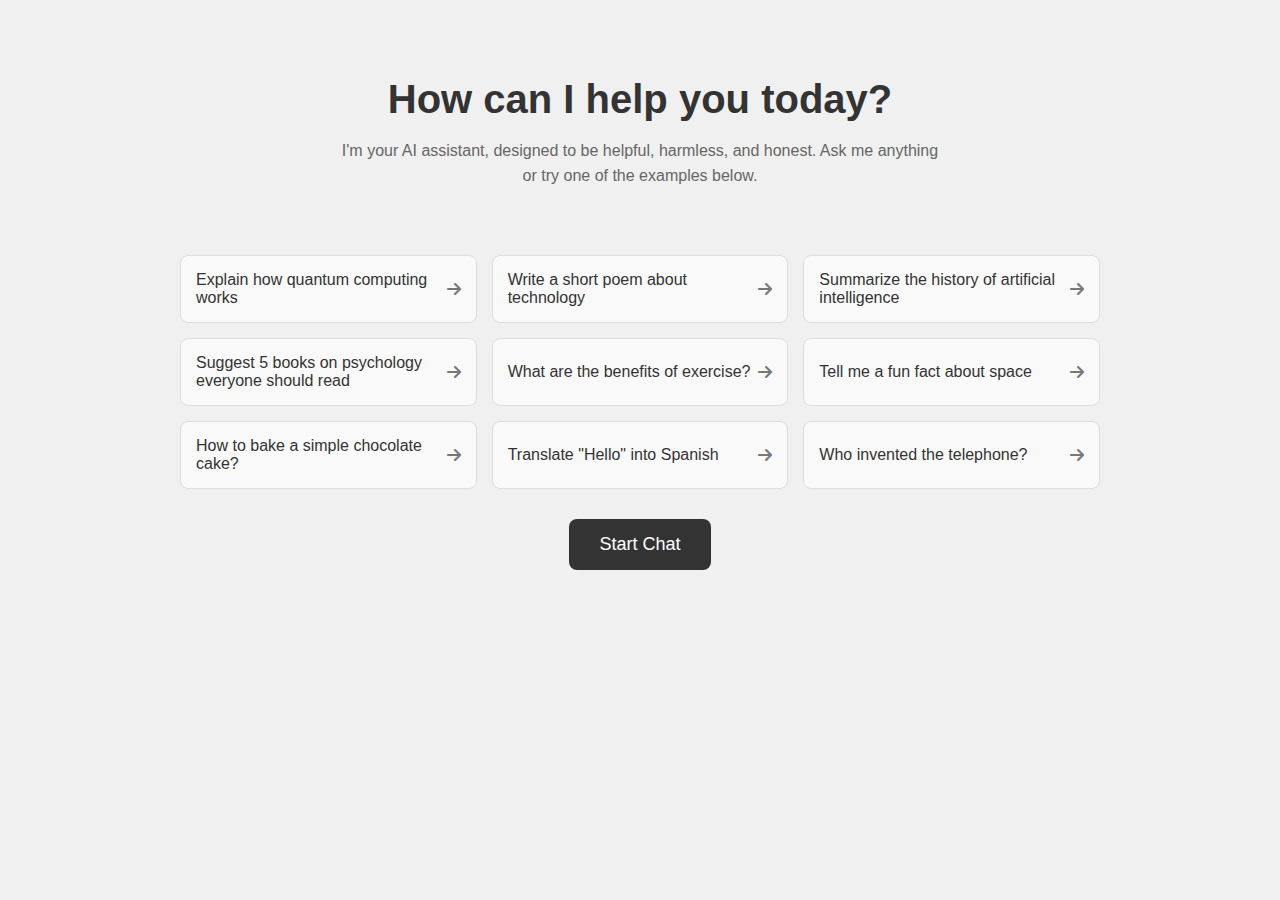
<file: index.html>
<!DOCTYPE html>
<html lang="en">
<head>
    <meta charset="UTF-8">
    <meta name="viewport" content="width=device-width, initial-scale=1.0">
    <title>Document</title>
    <link rel="stylesheet" href="https://cdnjs.cloudflare.com/ajax/libs/font-awesome/6.7.2/css/all.min.css" integrity="sha512-Evv84Mr4kqVGRNSgIGL/F/aIDqQb7xQ2vcrdIwxfjThSH8CSR7PBEakCr51Ck+w+/U6swU2Im1vVX0SVk9ABhg==" crossorigin="anonymous" referrerpolicy="no-referrer" />
    <link rel="stylesheet" href="styles.css">
</head>
<body>
  
    <div class="header-container">
        <h1>How can I help you today?</h1>
        <div class="description">
            <p>I'm your AI assistant, designed to be helpful, harmless, and honest. Ask me anything or try one of the examples below.</p>
        </div>
    </div>

    <div class="options-container">
        <div class="option-box">
            <span class="option-text">Explain how quantum computing works</span>
            <i class="fa-solid fa-arrow-right arrow-icon"></i>
        </div>
        <div class="option-box">
            <span class="option-text">Write a short poem about technology</span>
            <i class="fa-solid fa-arrow-right arrow-icon"></i>
        </div>
        <div class="option-box">
            <span class="option-text">Summarize the history of artificial intelligence</span>
            <i class="fa-solid fa-arrow-right arrow-icon"></i>
        </div>
        <div class="option-box">
            <span class="option-text">Suggest 5 books on psychology everyone should read</span>
            <i class="fa-solid fa-arrow-right arrow-icon"></i>
        </div>
        <div class="option-box">
            <span class="option-text">What are the benefits of exercise?</span>
            <i class="fa-solid fa-arrow-right arrow-icon"></i>
        </div>
        <div class="option-box">
            <span class="option-text">Tell me a fun fact about space</span>
            <i class="fa-solid fa-arrow-right arrow-icon"></i>
        </div>
        <div class="option-box">
            <span class="option-text">How to bake a simple chocolate cake?</span>
            <i class="fa-solid fa-arrow-right arrow-icon"></i>
        </div>
        <div class="option-box">
            <span class="option-text">Translate "Hello" into Spanish</span>
            <i class="fa-solid fa-arrow-right arrow-icon"></i>
        </div>
        <div class="option-box">
            <span class="option-text">Who invented the telephone?</span>
            <i class="fa-solid fa-arrow-right arrow-icon"></i>
        </div>
    </div>

    <div class="button-container">
        <a href="chatpage.html">
            <button class="center-button">Start Chat</button>
        </a>
    </div>


</body>
</html>
</file>
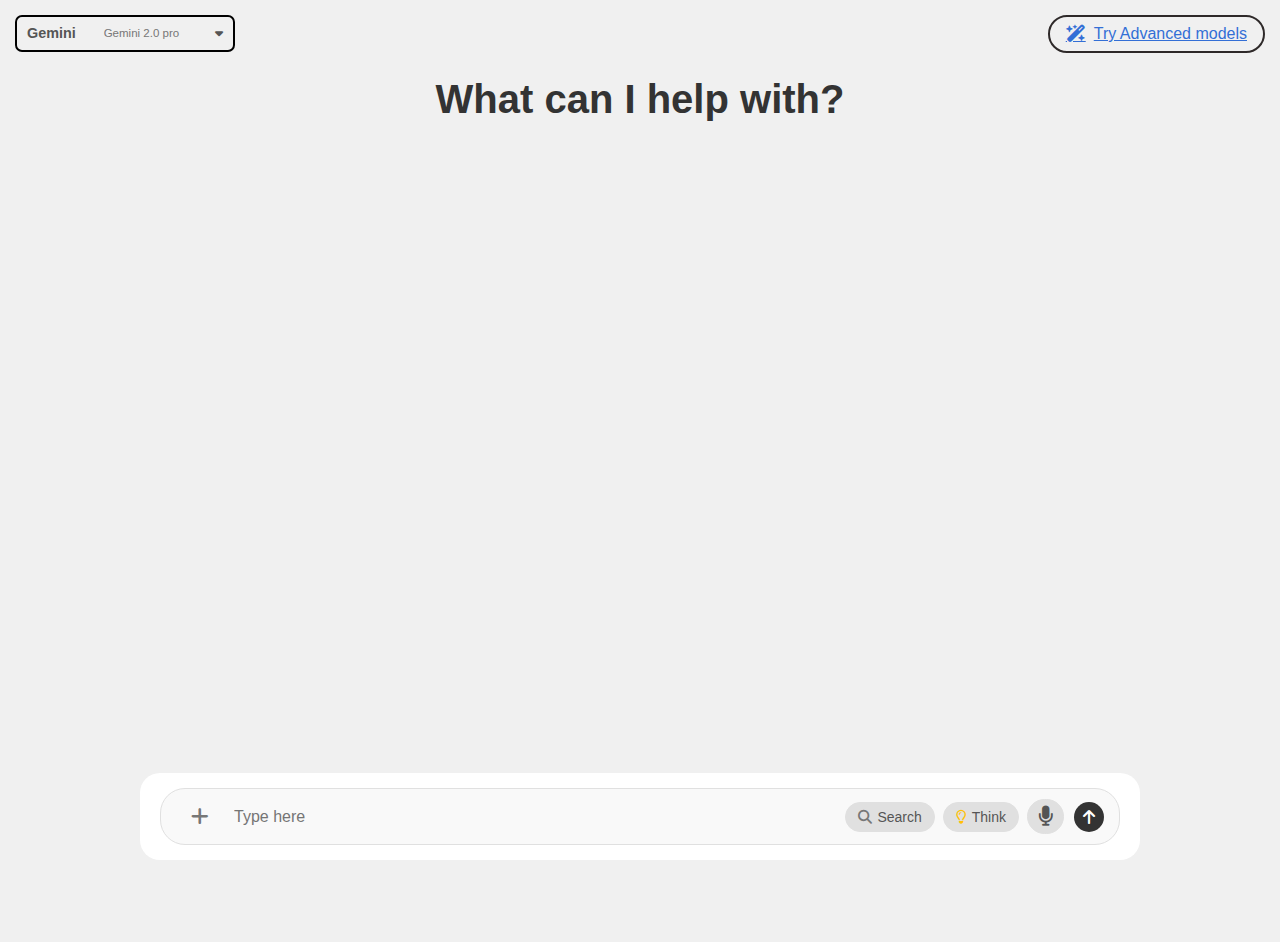
<file: chatpage.html>
<!DOCTYPE html>
<html lang="en">
<head>
    <meta charset="UTF-8">
    <meta name="viewport" content="width=device-width, initial-scale=1.0">
    <title>Chat Page</title>
    <link rel="stylesheet" href="https://cdnjs.cloudflare.com/ajax/libs/font-awesome/6.7.2/css/all.min.css" integrity="sha512-Evv84Mr4kqVGRNSgIGL/F/aIDqQb7xQ2vcrdIwxfjThSH8CSR7PBEakCr51Ck+w+/U6swU2Im1vVX0SVk9ABhg==" crossorigin="anonymous" referrerpolicy="no-referrer" />
    <link rel="stylesheet" href="chatpage.css">
</head>
<body>

    <div class="top-left">
        <div class="custom-select">
            <div class="selected-option">
                <span class="ai-name">Gemini</span>
                <span class="model-version">Gemini 2.0 pro</span>
                <i class="fa-solid fa-caret-down"></i>
            </div>
            <div class="options">
                <div class="option">
                    <span class="ai-name">Google</span>
                    <span class="model-version">Gemini 2.0 Flash</span>
                    <div class="model-image-area"></div>
                </div>
                <div class="option">
                    <span class="ai-name">Deepseek</span>
                    <span class="model-version">DeepSeek: V3</span>
                    <div class="model-image-area"></div>
                </div>
                <div class="option">
                    <span class="ai-name">Deepseek</span>
                    <span class="model-version">DeepSeek: R1</span>
                    <div class="model-image-area"></div>
                </div>
                <div class="option">
                    <span class="ai-name">Google</span>
                    <span class="model-version">GPT-4.5</span>
                    <div class="model-image-area"></div>
                </div>
                <div class="option">
                    <span class="ai-name">Google</span>
                    <span class="model-version">Gemini Pro 2.5</span>
                    <div class="model-image-area"></div>
                </div>
                <div class="option">
                    <span class="ai-name">Meta</span>
                    <span class="model-version">Meta:Liama</span>
                    <div class="model-image-area"></div>
                </div>
                <div class="option">
                    <span class="ai-name">XAI</span>
                    <span class="model-version">Grok-2</span>
                    <div class="model-image-area"></div>
                </div>
                <div class="option">
                    <span class="ai-name">Prepelexity</span>
                    <span class="model-version">Sonar</span>
                    <div class="model-image-area"></div>
                </div>
            </div>
        </div>
    </div>

   <div class="top-right">
    <a href="upgrade.html" class="advanced-button">
        <i class="fa-solid fa-wand-magic-sparkles"></i> Try Advanced models
    </a>
</div>

    <div class="header-container">
        <h1>What can I help with?</h1>
    </div>

    <div class="conversation-container">
        <div class="conversation" id="conversation">
            </div>
    </div>
    </div>
    <div class="container">
        <div class="input-area">
            <button class="plus-button" id="plusBtn">
                <i class="fa-solid fa-plus"></i>
                <input type="file" id="fileInput" style="display: none;">
            </button>
            <input type="text" placeholder="Type here" id="messageInput">
            <div class="right-buttons">
                <button class="search-button" id="sendButton">
                    <i class="fa-solid fa-magnifying-glass search-icon"></i> Search
                </button>
                <button class="reason-button">
                    <i class="fa-regular fa-lightbulb lightbulb-icon"></i> Think
                </button>
                <button class="mic-button">
                    <i class="fa-solid fa-microphone"></i>
                </button>
                <button class="upload-button">
                    <i class="fa-solid fa-arrow-up upload-icon"></i>
                </button>
            </div>
        </div>
    </div>
    <script src="chatpage.js"></script>
</body>
</html>
</file>
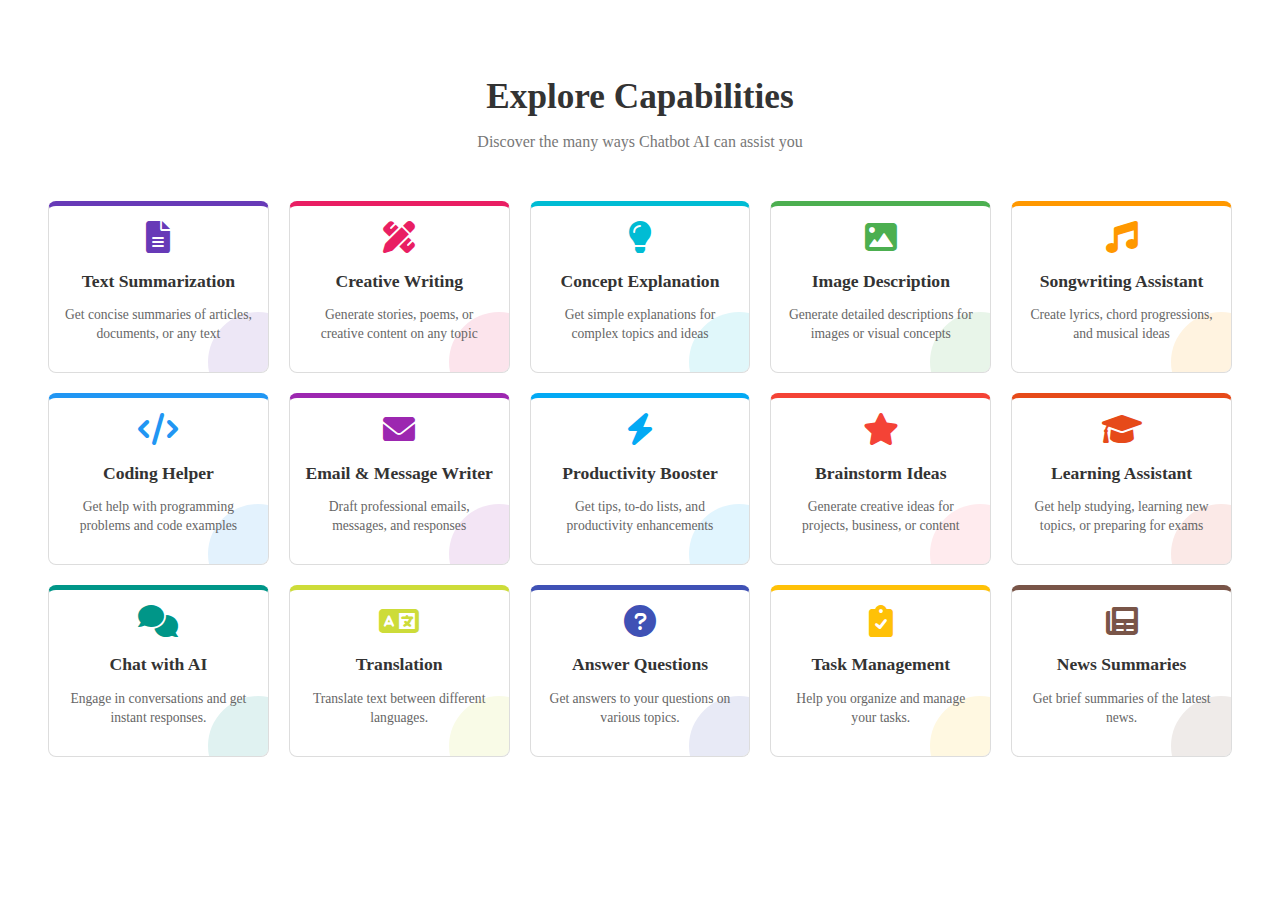
<file: explore.html>
<!DOCTYPE html>
<html lang="en">
<head>
    <meta charset="UTF-8">
    <meta name="viewport" content="width=device-width, initial-scale=1.0">
    <title>Explore page</title>
    <link rel="stylesheet" href="explore.css">
    <link rel="stylesheet" href="https://cdnjs.cloudflare.com/ajax/libs/font-awesome/6.0.0/css/all.min.css">
</head>
<body>
    <section class="capabilities">
        <div class="capabilities-header">
          <h2>Explore Capabilities</h2>
          <p>Discover the many ways Chatbot AI can assist you</p>
        </div>
        <div class="capabilities-grid">
          <button class="capability-card card-purple">
            <div class="capability-icon purple-icon">
              <i class="fas fa-file-alt"></i>
            </div>
            <h3>Text Summarization</h3>
            <p>Get concise summaries of articles, documents, or any text</p>
          </button>
          <button class="capability-card card-pink">
            <div class="capability-icon pink-icon">
              <i class="fas fa-pencil-ruler"></i>
            </div>
            <h3>Creative Writing</h3>
            <p>Generate stories, poems, or creative content on any topic</p>
          </button>
          <button class="capability-card card-cyan">
            <div class="capability-icon cyan-icon">
              <i class="fas fa-lightbulb"></i>
            </div>
            <h3>Concept Explanation</h3>
            <p>Get simple explanations for complex topics and ideas</p>
          </button>
          <button class="capability-card card-green">
            <div class="capability-icon green-icon">
              <i class="fas fa-image"></i>
            </div>
            <h3>Image Description</h3>
            <p>Generate detailed descriptions for images or visual concepts</p>
          </button>
          <button class="capability-card card-orange">
            <div class="capability-icon orange-icon">
              <i class="fas fa-music"></i>
            </div>
            <h3>Songwriting Assistant</h3>
            <p>Create lyrics, chord progressions, and musical ideas</p>
          </button>
          <button class="capability-card card-blue">
            <div class="capability-icon blue-icon">
              <i class="fas fa-code"></i>
            </div>
            <h3>Coding Helper</h3>
            <p>Get help with programming problems and code examples</p>
          </button>
          <button class="capability-card card-deep-purple">
            <div class="capability-icon deep-purple-icon">
              <i class="fas fa-envelope"></i>
            </div>
            <h3>Email & Message Writer</h3>
            <p>Draft professional emails, messages, and responses</p>
          </button>
          <button class="capability-card card-light-blue">
            <div class="capability-icon light-blue-icon">
              <i class="fas fa-bolt"></i>
            </div>
            <h3>Productivity Booster</h3>
            <p>Get tips, to-do lists, and productivity enhancements</p>
          </button>
          <button class="capability-card card-red">
            <div class="capability-icon red-icon">
              <i class="fas fa-star"></i>
            </div>
            <h3>Brainstorm Ideas</h3>
            <p>Generate creative ideas for projects, business, or content</p>
          </button>
          <button class="capability-card card-deep-orange">
            <div class="capability-icon deep-orange-icon">
              <i class="fas fa-graduation-cap"></i>
            </div>
            <h3>Learning Assistant</h3>
            <p>Get help studying, learning new topics, or preparing for exams</p>
          </button>
          <button class="capability-card card-teal">
            <div class="capability-icon teal-icon">
              <i class="fas fa-comments"></i>
            </div>
            <h3>Chat with AI</h3>
            <p>Engage in conversations and get instant responses.</p>
          </button>
          <button class="capability-card card-lime">
            <div class="capability-icon lime-icon">
              <i class="fas fa-language"></i>
            </div>
            <h3>Translation</h3>
            <p>Translate text between different languages.</p>
          </button>
          <button class="capability-card card-indigo">
            <div class="capability-icon indigo-icon">
              <i class="fas fa-question-circle"></i>
            </div>
            <h3>Answer Questions</h3>
            <p>Get answers to your questions on various topics.</p>
          </button>
          <button class="capability-card card-amber">
            <div class="capability-icon amber-icon">
              <i class="fas fa-clipboard-check"></i>
            </div>
            <h3>Task Management</h3>
            <p>Help you organize and manage your tasks.</p>
          </button>
          <button class="capability-card card-brown">
            <div class="capability-icon brown-icon">
              <i class="fas fa-newspaper"></i>
            </div>
            <h3>News Summaries</h3>
            <p>Get brief summaries of the latest news.</p>
          </button>
        </div>
      </section>
</body>
</html>
</file>
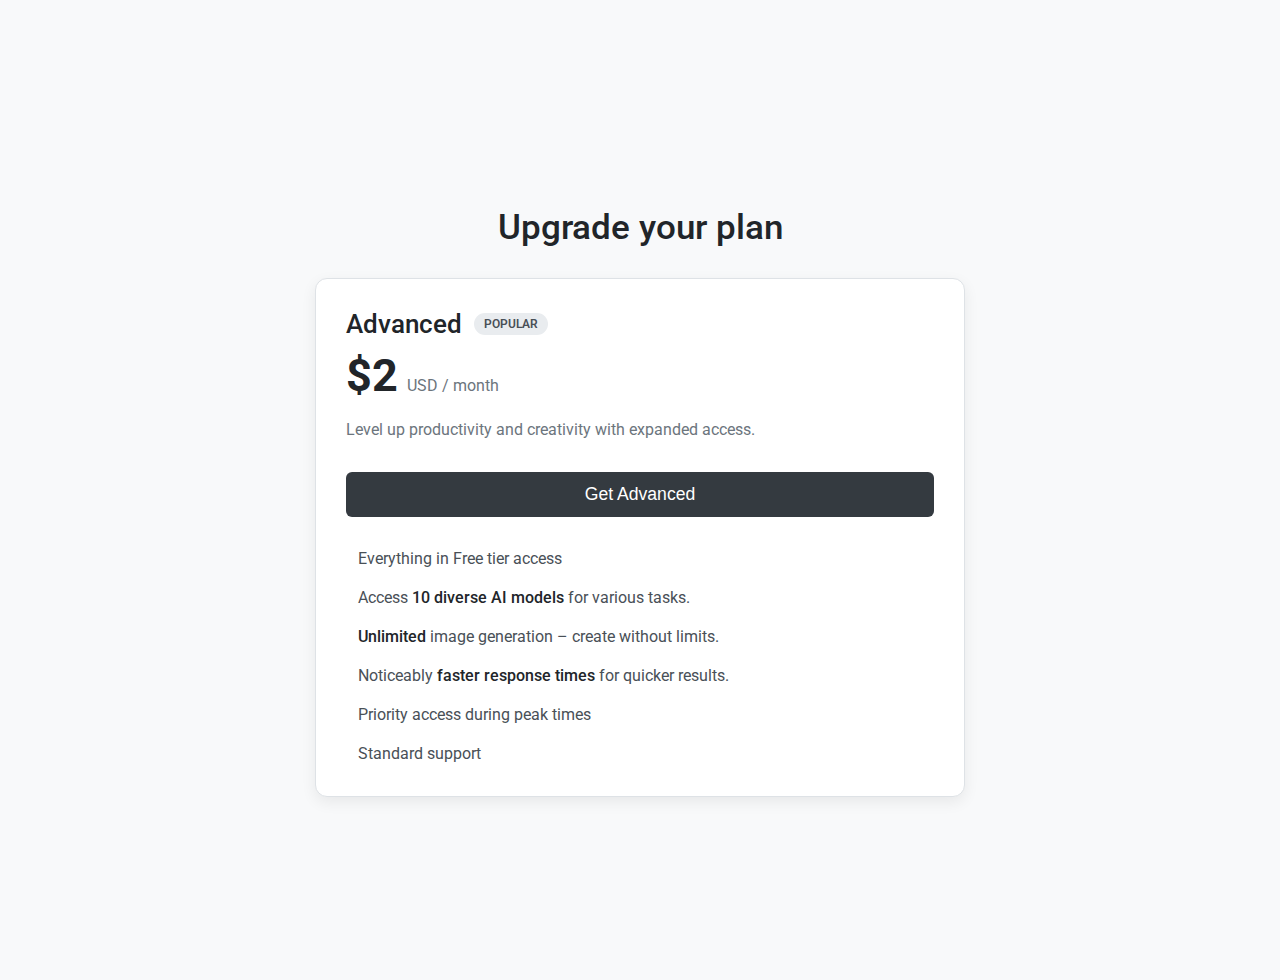
<file: upgrade.html>
<!DOCTYPE html>
<html lang="en">
<head>
    <meta charset="UTF-8">
    <meta name="viewport" content="width=device-width, initial-scale=1.0">
    <title>Upgrade Your Plan</title>
    <link rel="stylesheet" href="https://cdnjs.cloudflare.com/ajax/libs/font-awesome/6.5.2/css/all.min.css" integrity="sha512-SnH5WK+bZxgPHs44uWIX+LLJAJ9/2PkPKZ5QiAj6Ta86w+fsb2TkcmfRyVX3pBnMFcV7oQPJkl9QevSCWr3W6A==" crossorigin="anonymous" referrerpolicy="no-referrer" />
    <link rel="stylesheet" href="upgrade.css">
</head>
<body>

    <div class="page-container">
        <h1>Upgrade your plan</h1>

        <div class="pricing-card popular">
            <div class="plan-header">
                <h2>Advanced</h2>
                <span class="badge">POPULAR</span>
            </div>

            <div class="plan-price">
                <span class="amount">$2</span> <span class="period">USD / month</span>
            </div>

            <p class="plan-description">
                Level up productivity and creativity with expanded access.
            </p>

            <button class="cta-button" onclick="initiatePayment()">Get Advanced</button>

            <ul class="features-list">
                 <li>
                    <i class="fas fa-check-circle feature-icon"></i>
                    <span>Everything in Free tier access</span>
                </li>
                <li>
                    <i class="fas fa-check-circle feature-icon"></i>
                    <span>Access <strong>10 diverse AI models</strong> for various tasks.</span>
                </li>
                <li>
                    <i class="fas fa-check-circle feature-icon"></i>
                    <span><strong>Unlimited</strong> image generation – create without limits.</span>
                </li>
                <li>
                    <i class="fas fa-check-circle feature-icon"></i>
                    <span>Noticeably <strong>faster response times</strong> for quicker results.</span>
                </li>
                 <li>
                    <i class="fas fa-check-circle feature-icon"></i>
                    <span>Priority access during peak times</span>
                </li>
                 <li>
                    <i class="fas fa-check-circle feature-icon"></i>
                    <span>Standard support</span>
                </li>
            </ul>
        </div>
        </div>

    <script>
        function initiatePayment() {
            // Placeholder for actual payment logic
            alert("Redirecting to payment gateway...");
            console.log("Payment initiation logic would run here.");
        }
    </script>

</body>
</html>
</file>
<file: styles.css>
body {
    font-family: Arial, Helvetica, sans-serif;
    margin: 0;
    background-color: #f0f0f0; /* Optional: Background color for the page */
    display: flex;
    flex-direction: column; /* Arrange items vertically */
    align-items: center; /* Center items horizontally */
}

.header-container {
    text-align: center;
    margin-top: 50px;
    margin-bottom: 20px;
}

h1 {
    font-size: 2.5em; /* Adjust as needed */
    color: #333;
    margin-bottom: 10px;
}

.description {
    color: #666;
    font-size: 1em; /* Adjust as needed */
    max-width: 600px; /* Limit the width of the text */
    line-height: 1.6;
}

.options-container {
    display: grid;
    grid-template-columns: repeat(3, 1fr); /* Creates three equal columns */
    gap: 15px; /* Space between the grid items */
    max-width: 920px; /* Adjust as needed for 3 columns */
    margin-top: 30px;
    padding: 0 20px; /* Optional: Add some padding on the sides for smaller screens */
}

.option-box {
    background-color: #f9f9f9;
    border: 1px solid #ddd;
    border-radius: 8px;
    padding: 15px;
    display: flex;
    justify-content: space-between; /* Space out text and arrow */
    align-items: center;
    cursor: pointer;
    transition: background-color 0.3s ease;
}

.option-box:hover {
    background-color: #eee;
}

.option-text {
    font-size: 16px;
    color: #333;
}

.arrow-icon {
    color: #777;
}

.button-container {
    margin-top: 30px; /* Add some space between the options and the button */
}

.center-button {
    background-color: #333; /* Dark background color */
    color: white; /* White text color */
    padding: 15px 30px; /* Adjust padding as needed */
    border: none; /* Remove default button border */
    border-radius: 8px; /* Rounded corners */
    font-size: 18px; /* Adjust font size as needed */
    cursor: pointer; /* Add a pointer cursor on hover */
    transition: background-color 0.3s ease; /* Add a smooth transition for hover effect */
}

.center-button:hover {
    background-color: #555; /* Slightly darker background on hover */
}
</file>
<file: chatpage.css>
/* Existing CSS */
body {
    font-family: Arial, Helvetica, sans-serif;
    margin: 0;
    background-color: #f0f0f0;
    display: flex;
    flex-direction: column;
    align-items: center;
    padding-top: 50px;
    box-sizing: border-box;
}

.top-left {
    position: fixed;
    top: 15px;
    left: 15px;
    z-index: 10;
}

.custom-select {
    position: relative;
    width: 220px;
    cursor: pointer;
}

.custom-select .selected-option {
    background-color: #f0f0f0;
    padding: 8px 10px;
    border-radius: 7px;
    border: 2px solid #000000;
    display: flex;
    align-items: center;
    justify-content: space-between;
    font-size: 0.9em;
}

.custom-select .selected-option .text-container {
    display: flex;
    flex-direction: column;
    align-items: flex-start;
}

.custom-select .selected-option .ai-name {
    font-weight: bold;
    color: #555;
    font-size: 1.0em;
    line-height: 1.2;
}

.custom-select .selected-option .model-version {
    color: #777;
    font-size: 0.8em;
    line-height: 1.2;
}

.custom-select .selected-option i {
    font-size: 0.9em;
    color: #555;
    margin-left: 8px;
}

.custom-select .selected-option:hover {
    background-color: #e9e9e9;
}

.custom-select .options {
    position: absolute;
    top: 100%;
    left: 0;
    width: 100%;
    background-color: white;
    border: 2px solid #060606;
    border-top: none;
    border-bottom-left-radius: 7px;
    border-bottom-right-radius: 7px;
    z-index: 11;
    display: none;
    box-shadow: 0 2px 5px rgba(0, 0, 0, 0.1);
}

.custom-select.open .options {
    display: block;
}

.custom-select .options .option {
    padding: 8px 10px;
    font-size: 0.9em;
    display: flex;
    align-items: center;
    justify-content: space-between;
    cursor: pointer;
}

.custom-select .options .option:hover {
    background-color: rgb(249, 249, 249);
}

.custom-select .options .option .ai-name {
    font-weight: bold;
    color: #555;
    font-size: 1.0em;
    line-height: 1.2;
}

.custom-select .options .option .model-version {
    color: #777;
    font-size: 0.8em;
    line-height: 1.2;
    margin-left: 5px;
}

.custom-select .options .option .model-image-area {
    width: 25px;
    height: 25px;
    margin-left: 10px;
    border-radius: 50px;
    background-color: #eee;
}

.top-right {
    position: fixed;
    top: 15px;
    right: 15px;
    z-index: 10;
}

.advanced-button {
    background-color: #f0f0f0;
    color: #336fd6;
    border: 2px solid #2e2929;
    border-radius: 20px;
    padding: 8px 16px;
    font-size: 1.0em;
    cursor: pointer;
    outline: none;
    display: flex;
    align-items: center;
}

.advanced-button i {
    margin-right: 8px;
    font-size: 1.1em;
}

.header-container {
    text-align: center;
    margin-bottom: 50px;
}

h1 {
    color: #333;
    font-size: 2.5em;
    margin-bottom: 30px;
}

.container {
    width: 99%;
    max-width: 1000px;
    background-color: #ffffff;
    padding: 15px 20px;
    border-radius: 20px;
    position: fixed;
    bottom: 20px;
    left: 50%;
    transform: translateX(-50%);
    box-sizing: border-box;
    margin-bottom: 20px;
}

.input-area {
    display: flex;
    align-items: center;
    background-color: #f9f9f9;
    border: 1px solid #e0e0e0;
    border-radius: 25px;
    padding: 8px 15px;
    width: 100%;
    box-sizing: border-box;
}

.input-area .plus-button {
    background-color: transparent;
    border: none;
    padding: 8px 5px 8px 15px;
    cursor: pointer;
    outline: none;
    font-size: 20px;
    color: #777;
    margin-right: 10px;
}

.input-area input[type="text"] {
    flex-grow: 1;
    border: none;
    background-color: transparent;
    padding: 8px 10px;
    font-size: 16px;
    outline: none;
}

.input-area .right-buttons {
    display: flex;
    align-items: center;
}

.input-area .search-button,
.input-area .reason-button {
    background-color: #e0e0e0;
    border: 1px solid #e0e0e0;
    border-radius: 18px;
    padding: 6px 12px;
    margin-left: 8px;
    font-size: 14px;
    color: #555;
    cursor: pointer;
    outline: none;
    display: flex;
    align-items: center;
}

.input-area .search-icon,
.input-area .lightbulb-icon {
    font-size: 14px;
    margin-right: 5px;
    color: #777;
}

.input-area .lightbulb-icon {
    color: #ffc107;
}

.input-area .mic-button {
    font-size: 20px;
    padding: 5px 10px;
    margin-left: 8px;
    color: #000000a1;
    background-color: #e0e0e0;
    border: 1px solid #e0e0e0;
    border-radius: 18px;
    cursor: pointer;
    outline: none;
}

.input-area .upload-button {
    background-color: #333;
    border-radius: 50%;
    width: 30px;
    height: 30px;
    display: flex;
    justify-content: center;
    align-items: center;
    color: white;
    margin-left: 10px;
    border: none;
    cursor: pointer;
    outline: none;
}

.input-area .upload-icon {
    font-size: 16px;
}

/* Conversation Area Styling */
.conversation-container {
    width: 99%;
    max-width: 1000px;
    height: calc(100vh - 200px);
    overflow-y: auto;
    padding: 20px;
    margin: 20px auto;
    background-color: #f0f0f0;
    border-radius: 20px;
    box-shadow: none;
    box-sizing: border-box;
}

.conversation {
    display: flex;
    flex-direction: column;
}

.message {
    padding: 10px 15px;
    margin-bottom: 10px;
    border-radius: 10px;
    line-height: 1.4;
    max-width: 80%;
    word-wrap: break-word;
}

/* User message styling */
.user-message {
    align-self: flex-end;
    background-color: #dbd9d9;
    color: #000000;
}

/* AI message styling */
.ai-message {
    max-width: 100%;
    align-self: flex-start;
    color: #000000;
}

/* New CSS for AI formatted responses */
.ai-message h1, .ai-message h2, .ai-message h3 {
    margin: 0.5em 0 0.2em;
    font-weight: bold;
    color: #333;
}
.ai-message strong {
    font-weight: bold;
    color: #000;
}
.ai-message em {
    font-style: italic;
}

/* Active button state */
.search-button.active,
.reason-button.active,
.mic-button.active {
    background-color: #5aaaff;  
    color: #fff;         
    border: 2px solid rgb(22, 108, 247);
}

.search-button.active .search-icon,
.reason-button.active .lightbulb-icon,
.mic-button.active .fa-microphone {
    color: #fff;
}

.ai-model-name {
    font-size: 0.8em;
    color: #777;
    margin-bottom: 5px; 
    align-self: flex-start; 
}
</file>
<file: explore.css>
.capabilities {
    padding: 40px 20px;
    text-align: center;
  }
  
  .capabilities-header {
    margin-bottom: 30px;
  }
  
  .capabilities-header h2 {
    font-size: 2.2em;
    margin-bottom: 10px;
    color: #333;
  }
  
  .capabilities-header p {
    color: #777;
    font-size: 1em;
  }
  
  .capabilities-grid {
    display: grid;
    grid-template-columns: repeat(5, 1fr);
    gap: 20px;
    padding: 20px;
  }
  
  .capability-card {
    background-color: #fff;
    border: 1px solid #ddd;
    border-radius: 8px;
    padding: 15px;
    text-align: center;
    transition: transform 0.3s ease-in-out, box-shadow 0.3s ease-in-out;
    cursor: pointer;
    appearance: none;
    background: none;
    margin: 0;
    font-family: inherit;
    font-size: inherit;
    color: inherit;
    position: relative;
    overflow: hidden;
  }
  
  .capability-card:focus {
    outline: none;
    box-shadow: 0 0 0 3px rgba(0, 123, 255, 0.5);
  }
  
  .capability-card:hover {
    transform: translateY(-3px);
    box-shadow: 0 2px 6px rgba(0, 0, 0, 0.08);
  }
  
  .capability-icon {
    margin-bottom: 10px;
    display: flex;
    justify-content: center;
    align-items: center;
  }
  
  .capability-icon i {
    font-size: 2em;
  }
  
  .capability-card h3 {
    font-size: 1.1em;
    margin-bottom: 8px;
    color: #333;
    font-weight: bold;
  }
  
  .capability-card p {
    color: #666;
    font-size: 0.85em;
    line-height: 1.4;
  }
  
  /* Top border colors */
  .card-purple { border-top: 5px solid #673ab7; }
  .card-pink { border-top: 5px solid #e91e63; }
  .card-cyan { border-top: 5px solid #00bcd4; }
  .card-green { border-top: 5px solid #4caf50; }
  .card-orange { border-top: 5px solid #ff9800; }
  .card-blue { border-top: 5px solid #2196f3; }
  .card-deep-purple { border-top: 5px solid #9c27b0; }
  .card-light-blue { border-top: 5px solid #03a9f4; }
  .card-red { border-top: 5px solid #f44336; }
  .card-deep-orange { border-top: 5px solid #e64a19; }
  .card-teal { border-top: 5px solid #009688; }
  .card-lime { border-top: 5px solid #cddc39; }
  .card-indigo { border-top: 5px solid #3f51b5; }
  .card-amber { border-top: 5px solid #ffc107; }
  .card-brown { border-top: 5px solid #795548; }

  
  /* Icon Colors */
  .purple-icon i { color: #673ab7; }
  .pink-icon i { color: #e91e63; }
  .cyan-icon i { color: #00bcd4; }
  .green-icon i { color: #4caf50; }
  .orange-icon i { color: #ff9800; }
  .blue-icon i { color: #2196f3; }
  .deep-purple-icon i { color: #9c27b0; }
  .light-blue-icon i { color: #03a9f4; }
  .red-icon i { color: #f44336; }
  .deep-orange-icon i { color: #e64a19; }
  .teal-icon i { color: #009688; }
  .lime-icon i { color: #cddc39; }
  .indigo-icon i { color: #3f51b5; }
  .amber-icon i { color: #ffc107; }
  .brown-icon i { color: #795548; }
  
  /* Bottom right circle (More Large and Lighter) */
  .capability-card::after {
    content: '';
    position: absolute;
    bottom: -40px; /* Adjust for larger size */
    right: -40px; /* Adjust for larger size */
    width: 100px; /* Even larger width */
    height: 100px; /* Even larger height */
    border-radius: 50%;
    z-index: -1;
  }
  
  /* Even Lighter circle colors based on card color */
  .card-purple::after { background-color: #ede7f6; } /* Even lighter purple */
  .card-pink::after { background-color: #fce4ec; } /* Even lighter pink */
  .card-cyan::after { background-color: #e0f7fa; } /* Even lighter cyan */
  .card-green::after { background-color: #e8f5e9; } /* Even lighter green */
  .card-orange::after { background-color: #fff3e0; } /* Even lighter orange */
  .card-blue::after { background-color: #e3f2fd; } /* Even lighter blue */
  .card-deep-purple::after { background-color: #f3e5f5; } /* Even lighter deep purple */
  .card-light-blue::after { background-color: #e1f5fe; } /* Even lighter light blue */
  .card-red::after { background-color: #ffebee; } /* Even lighter red */
  .card-deep-orange::after { background-color: #fbe9e7; } /* Even lighter deep orange */
  .card-teal::after { background-color: #e0f2f1; } /* Even lighter teal */
  .card-lime::after { background-color: #f9fbe7; } /* Even lighter lime */
  .card-indigo::after { background-color: #e8eaf6; } /* Even lighter indigo */
  .card-amber::after { background-color: #fff8e1; } /* Even lighter amber */
  .card-brown::after { background-color: #efebe9; } /* Even lighter brown */
</file>
<file: upgrade.css>
@import url('https://fonts.googleapis.com/css2?family=Roboto:wght@400;500;700&display=swap'); /* Using Roboto font like initial examples */

:root {
    /* Light Theme Colors */
    --primary-button-bg: #343a40; /* Dark grey button background */
    --primary-button-hover-bg: #212529; /* Darker button hover */
    --primary-button-text: #ffffff;   /* White button text */
    --card-bg: #ffffff;             /* White card background */
    --body-bg: #f8f9fa;             /* Light grey page background */
    --text-dark: #212529;           /* Very dark text (headings) */
    --text-medium: #495057;         /* Medium dark text (body) */
    --text-light: #6c757d;          /* Lighter grey text (period, description) */
    --border-color: #dee2e6;          /* Light border color */
    --badge-bg: #e9ecef;            /* Light grey badge background */
    --badge-text: #495057;          /* Darker grey badge text */
    --icon-color: var(--primary-button-bg); /* Icon color matches button */
}

body {
    font-family: 'Roboto', sans-serif;
    background-color: var(--body-bg);
    margin: 0;
    padding: 0;
    color: var(--text-medium); /* Default text color */
    display: flex;
    justify-content: center;
    align-items: center;
    min-height: 100vh;
    padding-top: 40px;
    padding-bottom: 40px;
}

.page-container {
    width: 100%;
    max-width: 650px; /* Slightly increased max-width */
    text-align: center;
    padding: 0 15px;
}

h1 {
    font-size: 2.2em; /* Adjusted size */
    font-weight: 500;
    color: var(--text-dark);
    margin-bottom: 30px;
}

.pricing-card {
    background-color: var(--card-bg);
    color: var(--text-medium);
    border-radius: 12px; /* Adjusted rounding */
    padding: 30px;       /* Adjusted padding */
    text-align: left;
    margin-top: 20px;
    border: 1px solid var(--border-color); /* Add a light border */
    box-shadow: 0 5px 15px rgba(0, 0, 0, 0.07); /* Added a subtle box shadow */
}

.plan-header {
    display: flex;
    align-items: center;
    margin-bottom: 10px;
}

.plan-header h2 {
    font-size: 1.6em; /* Adjusted size */
    font-weight: 500;
    color: var(--text-dark);
    margin: 0;
}

.badge {
    background-color: var(--badge-bg);
    color: var(--badge-text);
    padding: 4px 10px;
    border-radius: 50px;
    font-size: 0.75em;
    font-weight: 600; /* Made slightly bolder */
    margin-left: 12px;
    text-transform: uppercase;
    display: inline-block;
}

.plan-price {
    margin-bottom: 15px;
}

.plan-price .amount {
    font-size: 2.8em; /* Adjusted size */
    font-weight: 700; /* Kept bold */
    color: var(--text-dark);
    margin-right: 5px;
}

.plan-price .period {
    font-size: 1em;
    color: var(--text-light); /* Lighter text for period */
}

.plan-description {
    font-size: 1em;
    color: var(--text-light); /* Lighter text for description */
    margin-bottom: 30px;
    line-height: 1.5;
}

.cta-button {
    background-color: var(--primary-button-bg); /* Dark Button */
    color: var(--primary-button-text); /* White text */
    border: none;
    border-radius: 6px; /* Match button style from image_0c9801 */
    padding: 12px 20px; /* Adjusted padding */
    font-size: 1.1em;
    font-weight: 500;
    cursor: pointer;
    transition: background-color 0.3s ease, transform 0.1s ease;
    width: 100%;
    display: block;
    margin-bottom: 30px;
}

.cta-button:hover {
    background-color: var(--primary-button-hover-bg); /* Darker hover */
}

.cta-button:active {
    transform: scale(0.98);
}

.features-list {
    list-style: none;
    padding: 0;
    margin: 0;
}

.features-list li {
    display: flex;
    align-items: flex-start;
    margin-bottom: 15px;
    font-size: 1em;
    color: var(--text-medium); /* Standard text color */
    line-height: 1.5;
}

.features-list li:last-child {
    margin-bottom: 0;
}

.features-list .feature-icon {
    color: var(--icon-color); /* Use the defined icon color (dark grey) */
    font-size: 1.1em; /* Adjusted icon size */
    margin-right: 12px;
    margin-top: 3px; /* Align icon */
    flex-shrink: 0;
}

.features-list li span strong {
    font-weight: 500;
    color: var(--text-dark); /* Darker text for strong elements */
}
</file>
